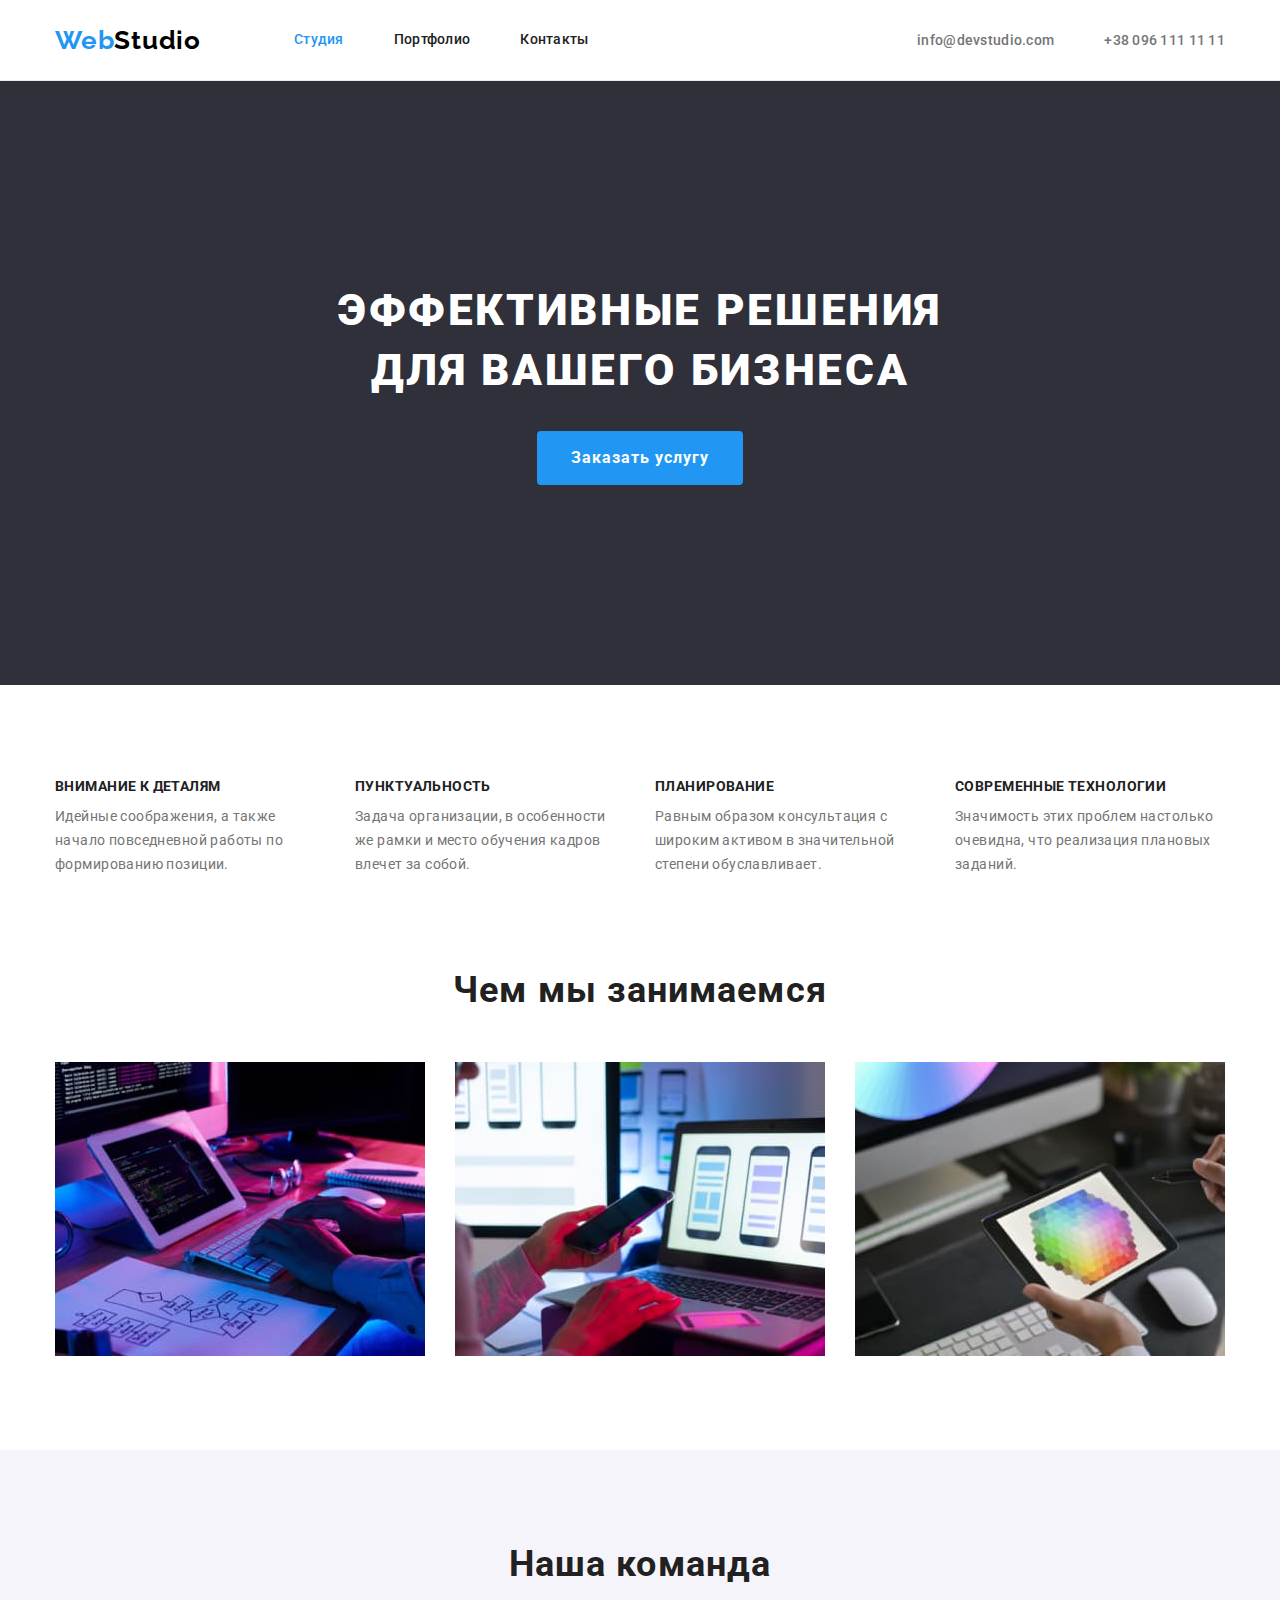
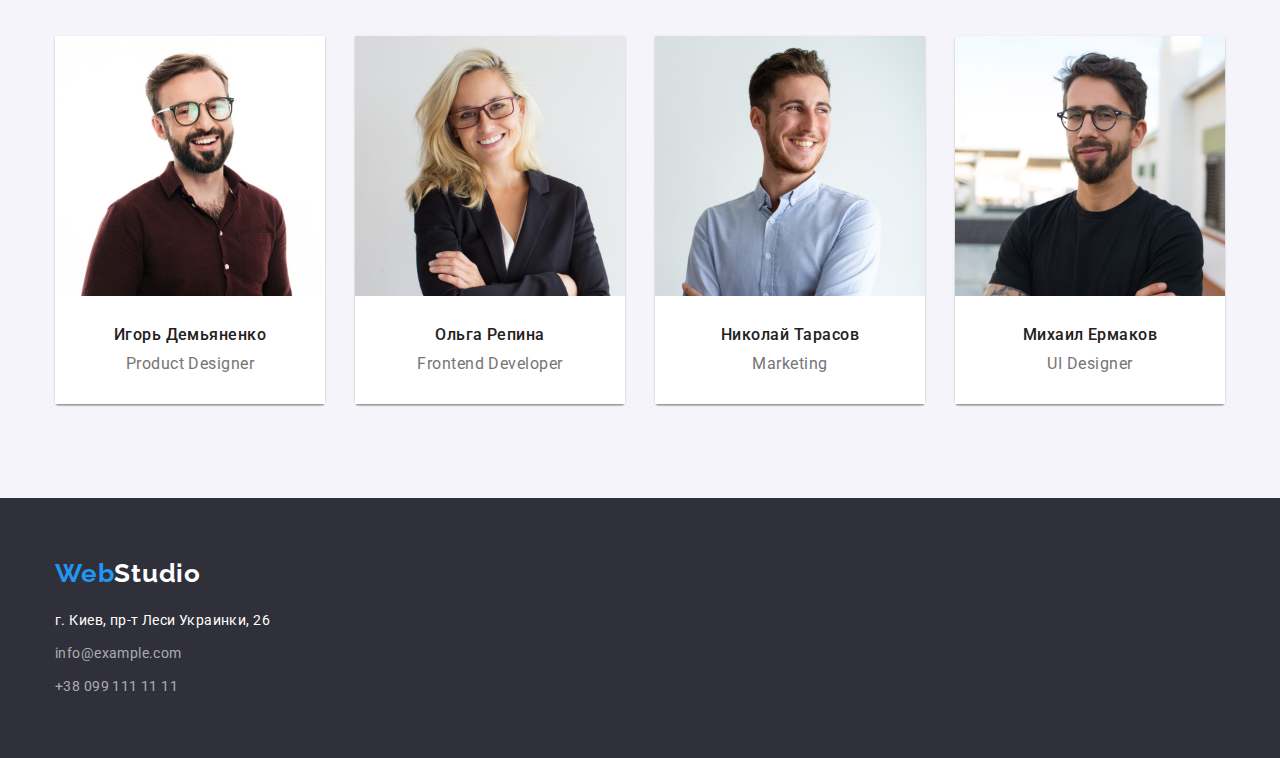
<file: index.html>
<!DOCTYPE html>
<html lang="en">
  <head>
    <meta charset="UTF-8" />
    <meta http-equiv="X-UA-Compatible" content="IE=edge" />
    <meta name="viewport" content="width=device-width, initial-scale=1.0" />
    <title>Web Studio</title>
    <link rel="preconnect" href="https://fonts.googleapis.com" />
    <link rel="preconnect" href="https://fonts.gstatic.com" crossorigin />
    <link
      href="https://fonts.googleapis.com/css2?family=Raleway:wght@700&family=Roboto:wght@400;500;700;900&display=swap"
      rel="stylesheet"
    />
    <link
      rel="stylesheet"
      href="https://cdnjs.cloudflare.com/ajax/libs/modern-normalize/1.1.0/modern-normalize.min.css"
    />
    <link rel="stylesheet" href="./css/style.css" />
  </head>
  <body>
    <header class="header">
      <div class="container">
        <nav class="header-nav">
          <a href=" " class="header-logo link">
            <span class="web">Web</span>Studio
          </a>
          <ul class="header-list list">
            <li class="header-item">
              <a href="" class="header-link link current"> Студия </a>
            </li>
            <li class="header-item">
              <a href="./portfolio.html" class="header-link link">
                Портфолио
              </a>
            </li>
            <li class="header-item">
              <a href="" class="header-link link"> Контакты </a>
            </li>
          </ul>
        </nav>
        <ul class="header-contacts list">
          <li>
            <a href="mailto:info@devstudio.com " class="header-mail link">
              info@devstudio.com
            </a>
          </li>
          <li>
            <a href="tel:+380961111111" class="header-tel link">
              +38 096 111 11 11
            </a>
          </li>
        </ul>
      </div>
    </header>
    <main>
      <section class="hero">
        <div class="container">
          <h1 class="hero-title">Эффективные решения для вашего бизнеса</h1>
          <button type="button" class="hero-btn">Заказать услугу</button>
        </div>
      </section>
      <section class="features">
        <div class="container">
          <h2 class="visually-hidden">Особенности</h2>
          <ul class="features-list list">
            <li class="features-item">
              <h3 class="features-title">Внимание к деталям</h3>
              <p class="features-after-title">
                Идейные соображения, а также начало повседневной работы по
                формированию позиции.
              </p>
            </li>
            <li class="features-item">
              <h3 class="features-title">Пунктуальность</h3>
              <p class="features-after-title">
                Задача организации, в особенности же рамки и место обучения
                кадров влечет за собой.
              </p>
            </li>
            <li class="features-item">
              <h3 class="features-title">Планирование</h3>
              <p class="features-after-title">
                Равным образом консультация с широким активом в значительной
                степени обуславливает.
              </p>
            </li>
            <li class="features-item">
              <h3 class="features-title">Современные технологии</h3>
              <p class="features-after-title">
                Значимость этих проблем настолько очевидна, что реализация
                плановых заданий.
              </p>
            </li>
          </ul>
        </div>
      </section>
      <section class="activities section">
        <div class="container">
          <h2 class="activities-title">Чем мы занимаемся</h2>
          <ul class="activities-list list">
            <li class="activities-item">
              <img src="./images/image-one.jpg" alt="computer" width="370" />
            </li>
            <li class="activities-item">
              <img src="./images/image-two.jpg" alt="laptop" width="370" />
            </li>
            <li class="activities-item">
              <img src="./images/image-three.jpg" alt="tablet" width="370" />
            </li>
          </ul>
        </div>
      </section>
      <section class="team section">
        <div class="container">
          <h2 class="team-title">Наша команда</h2>
          <ul class="team-list list">
            <li class="team-item">
              <img
                src="./images/image-four.jpg"
                alt="Игорь Демьяненко"
                width="270"
                class="team-img"
              />
              <div class="team-box">
                <h3 class="team-name">Игорь Демьяненко</h3>
                <p class="team-text">Product Designer</p>
              </div>
            </li>
            <li class="team-item">
              <img
                src="./images/image-five.jpg"
                alt="Ольга Репина"
                width="270"
                class="team-img"
              />
              <div class="team-box">
                <h3 class="team-name">Ольга Репина</h3>
                <p class="team-text">Frontend Developer</p>
              </div>
            </li>
            <li class="team-item">
              <img
                src="./images/image-six.jpg"
                alt="Николай Тарасов"
                width="270"
                class="team-img"
              />
              <div class="team-box">
                <h3 class="team-name">Николай Тарасов</h3>
                <p class="team-text">Marketing</p>
              </div>
            </li>
            <li class="team-item">
              <img
                src="./images/image-seven.jpg"
                alt="Михаил Ермаков"
                width="270"
                class="team-img"
              />
              <div class="team-box">
                <h3 class="team-name">Михаил Ермаков</h3>
                <p class="team-text">UI Designer</p>
              </div>
            </li>
          </ul>
        </div>
      </section>
    </main>
    <footer class="footer">
      <div class="container">
        <a href="" class="footer-logo link">
          <span class="web">Web</span>Studio
        </a>
        <address class="contacts-address">
          <ul class="footer-list list">
            <li class="footer-item">
              <a
                href="https://goo.gl/maps/imiHuzSXBCJ5eQL1A"
                target="_blank"
                rel="noopener noreferrer"
                class="footer-address link"
              >
                г. Киев, пр-т Леси Украинки, 26
              </a>
            </li>
            <li class="footer-item">
              <a href="mailto:info@example.com" class="footer-mail link">
                info@example.com
              </a>
            </li>
            <li>
              <a href="tel:+380991111111" class="footer-tel link">
                +38 099 111 11 11
              </a>
            </li>
          </ul>
        </address>
      </div>
    </footer>
  </body>
</html>
</file>
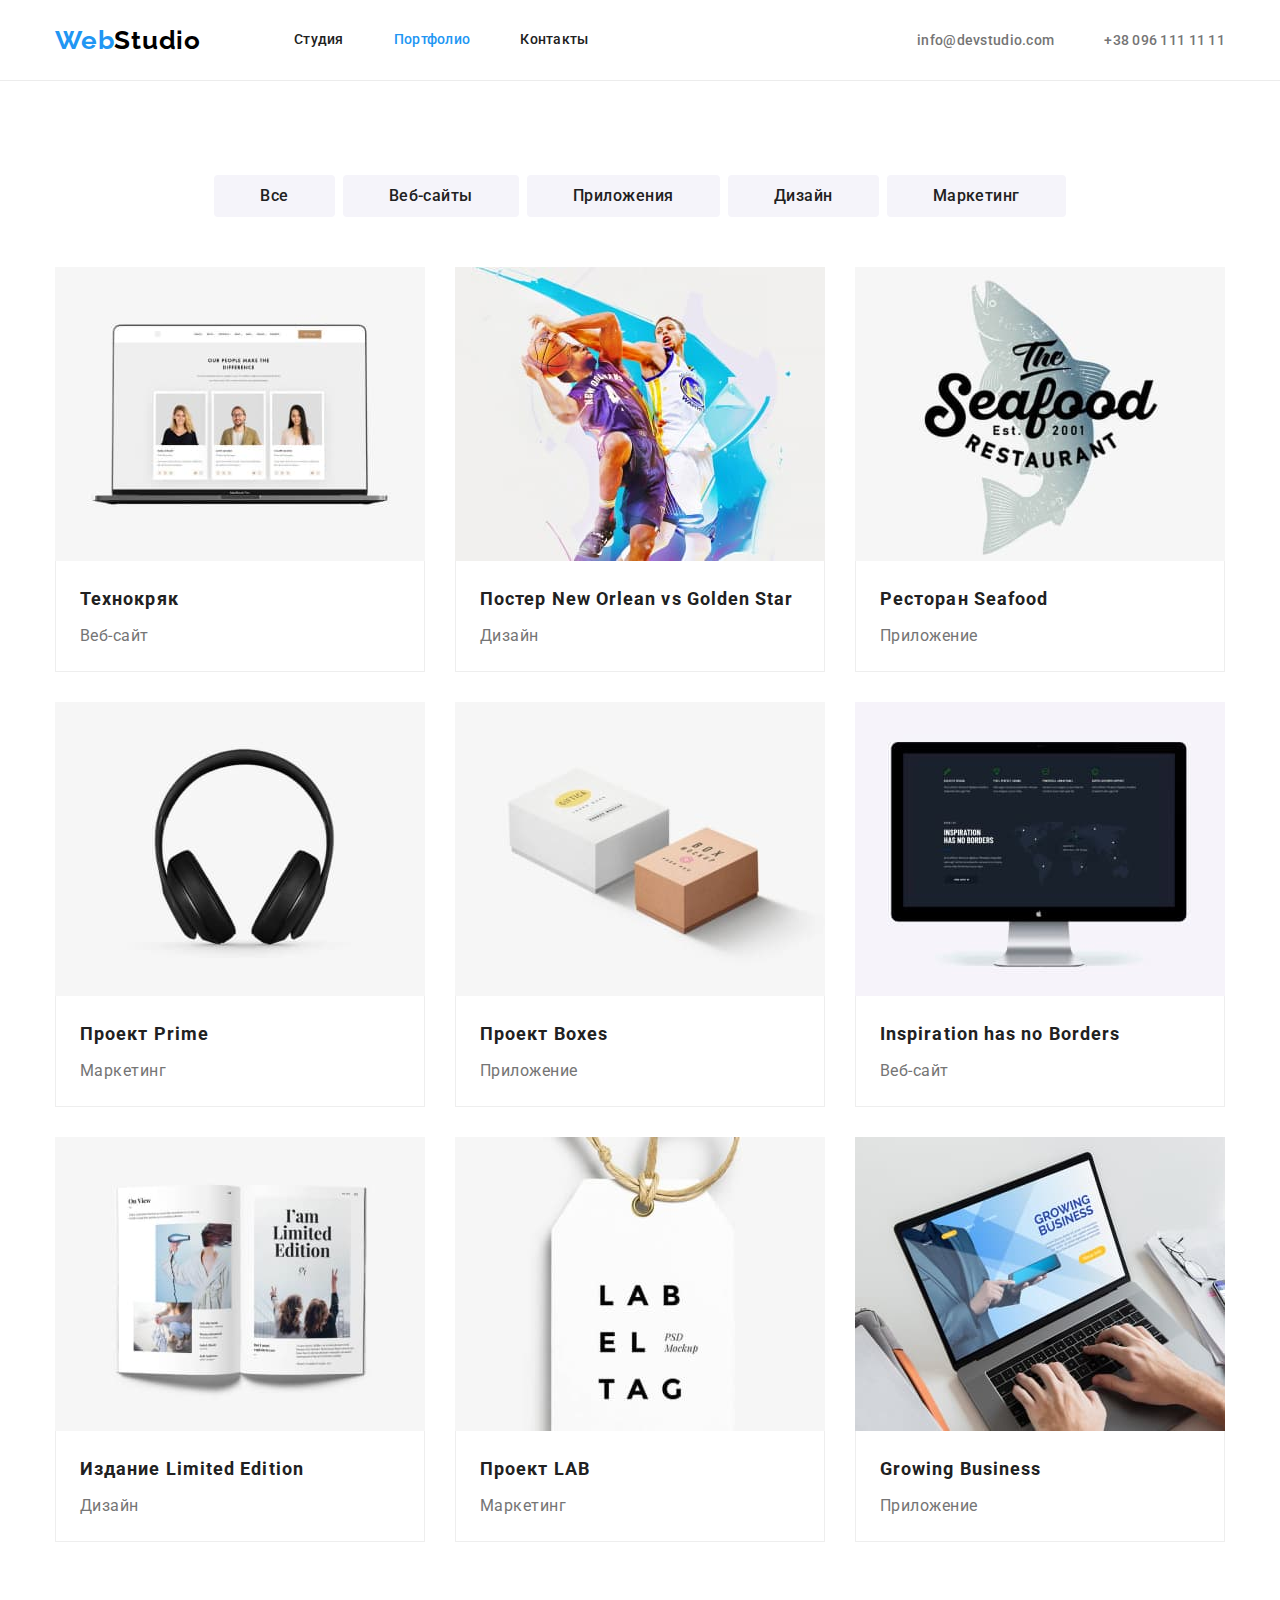
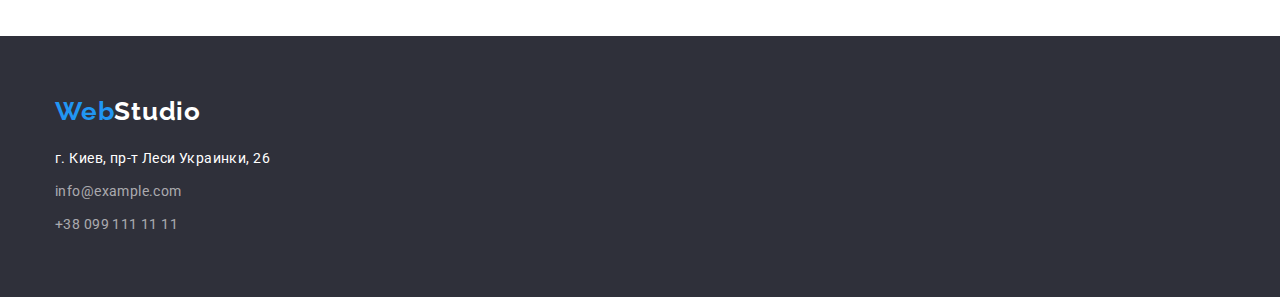
<file: portfolio.html>
<!DOCTYPE html>
<html lang="en">
  <head>
    <meta charset="UTF-8" />
    <meta http-equiv="X-UA-Compatible" content="IE=edge" />
    <meta name="viewport" content="width=device-width, initial-scale=1.0" />
    <title>Web Studio</title>
    <link rel="preconnect" href="https://fonts.googleapis.com" />
    <link rel="preconnect" href="https://fonts.gstatic.com" crossorigin />
    <link
      href="https://fonts.googleapis.com/css2?family=Raleway:wght@700&family=Roboto:wght@400;500;700;900&display=swap"
      rel="stylesheet"
    />
    <link
      rel="stylesheet"
      href="https://cdnjs.cloudflare.com/ajax/libs/modern-normalize/1.1.0/modern-normalize.min.css"
    />
    <link rel="stylesheet" href="./css/style.css" />
  </head>

  <body>
    <header class="header">
      <div class="container">
        <nav class="header-nav">
          <a href=" " class="header-logo link">
            <span class="web">Web</span>Studio
          </a>
          <ul class="header-list list">
            <li class="header-item">
              <a href="./index.html" class="header-link link"> Студия </a>
            </li>
            <li class="header-item">
              <a href="" class="header-link link current"> Портфолио </a>
            </li>
            <li class="header-item">
              <a href="" class="header-link link"> Контакты </a>
            </li>
          </ul>
        </nav>
        <ul class="header-contacts list">
          <li>
            <a href="mailto:info@devstudio.com " class="header-mail link">
              info@devstudio.com
            </a>
          </li>
          <li>
            <a href="tel:+380961111111" class="header-tel link">
              +38 096 111 11 11
            </a>
          </li>
        </ul>
      </div>
    </header>
    <main>
      <section class="portfolio">
        <div class="container">
          <h1 class="visually-hidden">Портфолио</h1>
          <ul class="portfolio-list list">
            <li class="portfolio-item">
              <button type="button" class="portfolio-btn">
                <span class="btn-name">Все</span>
              </button>
            </li>
            <li class="portfolio-item">
              <button type="button" class="portfolio-btn">
                <span class="btn-name"> Веб-сайты </span>
              </button>
            </li>
            <li class="portfolio-item">
              <button type="button" class="portfolio-btn">
                <span class="btn-name"> Приложения </span>
              </button>
            </li>
            <li class="portfolio-item">
              <button type="button" class="portfolio-btn">
                <span class="btn-name">Дизайн </span>
              </button>
            </li>
            <li class="portfolio-item">
              <button type="button" class="portfolio-btn">
                <span class="btn-name"> Маркетинг </span>
              </button>
            </li>
          </ul>
          <h2 class="visually-hidden">Наши работы</h2>
          <ul class="works-list list">
            <li class="works-item">
              <a href="#" target="_blank" class="link">
                <img
                  src="./images/portfolio/img-one.jpg"
                  alt="Технокряк"
                  width="370"
                  class="portfolio-img"
                />
                <div class="work-box">
                  <h3 class="work-title">Технокряк</h3>
                  <p class="work-field">Веб-сайт</p>
                </div>
              </a>
            </li>
            <li>
              <a href="#" target="_blank" class="link">
                <img
                  src="./images/portfolio/img-two.jpg"
                  alt="Постер New Orlean vs Golden Star"
                  width="370"
                  class="portfolio-img"
                />
                <div class="work-box">
                  <h3 class="work-title">Постер New Orlean vs Golden Star</h3>
                  <p class="work-field">Дизайн</p>
                </div>
              </a>
            </li>
            <li>
              <a href="#" target="_blank" class="link">
                <img
                  src="./images/portfolio/img-three.jpg"
                  alt="Ресторан Seafood"
                  width="370"
                  class="portfolio-img"
                />
                <div class="work-box">
                  <h3 class="work-title">Ресторан Seafood</h3>
                  <p class="work-field">Приложение</p>
                </div>
              </a>
            </li>
            <li>
              <a href="#" target="_blank" class="link">
                <img
                  src="./images/portfolio/img-four.jpg"
                  alt="Проект Prime"
                  width="370"
                  class="portfolio-img"
                />
                <div class="work-box">
                  <h3 class="work-title">Проект Prime</h3>
                  <p class="work-field">Маркетинг</p>
                </div>
              </a>
            </li>
            <li>
              <a href="#" target="_blank" class="link">
                <img
                  src="./images/portfolio/img-five.jpg"
                  alt="Проект Boxes"
                  width="370"
                  class="portfolio-img"
                />
                <div class="work-box">
                  <h3 class="work-title">Проект Boxes</h3>
                  <p class="work-field">Приложение</p>
                </div>
              </a>
            </li>
            <li>
              <a href="#" target="_blank" class="link">
                <img
                  src="./images/portfolio/img-six.jpg"
                  alt="Inspiration has no Borders"
                  width="370"
                  class="portfolio-img"
                />
                <div class="work-box">
                  <h3 class="work-title">Inspiration has no Borders</h3>
                  <p class="work-field">Веб-сайт</p>
                </div>
              </a>
            </li>
            <li>
              <a href="#" target="_blank" class="link">
                <img
                  src="./images/portfolio/img-seven.jpg"
                  alt="Издание Limited Edition"
                  width="370"
                  class="portfolio-img"
                />
                <div class="work-box">
                  <h3 class="work-title">Издание Limited Edition</h3>
                  <p class="work-field">Дизайн</p>
                </div>
              </a>
            </li>
            <li>
              <a href="#" target="_blank" class="link">
                <img
                  src="./images/portfolio/img-eight.jpg"
                  alt="Проект LAB"
                  width="370"
                  class="portfolio-img"
                />
                <div class="work-box">
                  <h3 class="work-title">Проект LAB</h3>
                  <p class="work-field">Маркетинг</p>
                </div>
              </a>
            </li>
            <li>
              <a href="#" target="_blank" class="link">
                <img
                  src="./images/portfolio/img-nine.jpg"
                  alt="Growing Business"
                  width="370"
                  class="portfolio-img"
                />
                <div class="work-box">
                  <h3 class="work-title">Growing Business</h3>
                  <p class="work-field">Приложение</p>
                </div>
              </a>
            </li>
          </ul>
        </div>
      </section>
    </main>
    <footer class="footer">
      <div class="container">
        <div class="footer-whole-logo">
          <a href="" class="footer-logo link">
            <span class="web">Web</span>Studio
          </a>
        </div>
        <address class="contacts-address">
          <ul class="footer-list list">
            <li class="footer-item">
              <a
                href="https://goo.gl/maps/imiHuzSXBCJ5eQL1A"
                target="_blank"
                rel="noopener noreferrer"
                class="footer-address link"
              >
                г. Киев, пр-т Леси Украинки, 26
              </a>
            </li>
            <li class="footer-item">
              <a href="mailto:info@example.com" class="footer-mail link">
                info@example.com
              </a>
            </li>
            <li>
              <a href="tel:+380991111111" class="footer-tel link">
                +38 099 111 11 11
              </a>
            </li>
          </ul>
        </address>
      </div>
    </footer>
  </body>
</html>
</file>
<file: css/style.css>
:root {
  --main-color: #212121;
  --secondary-color: #757575;
  --tertiary-color: #ffffff;
  --accent-color: #2196f3;
  --card-set-gap: 30px;
}
p,
h1,
h2,
h3,
h4,
h5,
h6 {
  margin: 0;
}
ul {
  margin: 0;
  padding-left: 0;
}

body {
  font-family: Roboto, sans-serif;
}
.list {
  list-style: none;
}
.link {
  text-decoration: none;
}

.container {
  width: 1200px;
  margin-right: auto;
  margin-left: auto;
  padding-right: 15px;
  padding-left: 15px;
}

.visually-hidden {
  position: absolute;
  white-space: nowrap;
  width: 1px;
  height: 1px;
  overflow: hidden;
  border: 0;
  padding: 0;
  clip: rect(0 0 0 0);
  clip-path: inset(50%);
  margin: -1px;
}
.header {
    border-bottom: 1px solid #ececec;
}
.header-nav,
.header-list,
.header-contacts {
  display: flex;
  align-items: center;
}
.header-list {
  gap: 50px;
}
.header > .container {
  display: flex;
  align-items: center;
}
.header-contacts {
  margin-left: auto;
  display: flex;
  align-items: center;
  gap: 50px;
}
.web {
  font-family: Raleway, sans-serif;
  font-weight: 700;
  font-size: 26px;
  line-height: 1.19;
  letter-spacing: 0.03em;
  color: var(--accent-color);
}
.header-logo {
  font-family: Raleway, sans-serif;
  font-weight: 700;
  font-size: 26px;
  line-height: 1.19;
  letter-spacing: 0.03em;
  color: #000000;
  margin-right: 93px;
}

.header-link {
  font-weight: 500;
  font-size: 14px;
  line-height: 1.14;
  letter-spacing: 0.02em;
  color: var(--main-color);
  display: block;
  padding-top: 32px;
  padding-bottom: 32px;
}
.header-link:hover,
.header-link:focus {
  color: var(--accent-color);
}
.current {
  color: var(--accent-color);
}
.header-mail,
.header-tel {
  font-weight: 500;
  font-size: 14px;
  line-height: 1.14;
  letter-spacing: 0.02em;
  color: var(--secondary-color);
}
.header-mail:hover,
.header-mail:focus,
.header-tel:hover,
.header-tel:focus {
  color: var(--accent-color);
}

.hero {
  background-color: #2f303a;
  padding-top: 200px;
  padding-bottom: 200px;
}

.hero-title {
  font-weight: 900;
  font-size: 44px;
  line-height: 1.36;
  text-align: center;
  letter-spacing: 0.06em;
  text-transform: uppercase;
  color: var(--tertiary-color);
  max-width: 696px;
  margin-bottom: 30px;
  margin-left: auto;
  margin-right: auto;
}
.hero-btn {
  font-family: inherit;
  font-weight: 700;
  font-size: 16px;
  line-height: 1.88;
  align-items: center;
  text-align: center;
  letter-spacing: 0.06em;
  color: var(--tertiary-color);
  background-color: var(--accent-color);
  cursor: pointer;
  padding: 10px 32px;
  border-radius: 4px;
  border-color: transparent;
  display: flex;
  margin-left: auto;
  margin-right: auto;
}

.hero-btn:hover,
.hero-btn:focus {
  background-color: #188ce8;
}
.section {
  padding-top: 94px;
  padding-bottom: 94px;
}
.features {
  padding-top: 94px;
}
.features-list {
  display: flex;
  gap: 30px;
}
.features-item {
  width: 270px;
}
.features-title {
  font-weight: 700;
  font-size: 14px;
  line-height: 1.14;
  letter-spacing: 0.03em;
  text-transform: uppercase;
  color: var(--main-color);
  margin-bottom: 10px;
}
.features-after-title {
  font-size: 14px;
  line-height: 1.71;
  letter-spacing: 0.03em;
  color: var(--secondary-color);
}
img {
  display: block;
}
.activities-title,
.team-title {
  font-weight: 700;
  font-size: 36px;
  line-height: 1.16;
  letter-spacing: 0.03em;
  color: var(--main-color);
  text-align: center;
  margin-left: auto;
  margin-right: auto;
}

.activities-title {
  margin-bottom: 50px;
}
.activities-list {
  display: flex;
  gap: 30px;
}
.team {
  background-color: #f5f4fa;
}
.team-list {
  display: flex;
  gap: 30px;
}
.team-item {
  box-shadow: 0px 1px 3px rgba(0, 0, 0, 0.12), 0px 1px 1px rgba(0, 0, 0, 0.14), 0px 2px 1px rgba(0, 0, 0, 0.2);
    border-radius: 0px 0px 4px 4px;
}
.team-title {
  margin-bottom: 50px;
}
.team-img {
  display: block;
}
.team-box {
  text-align: center;
  padding-top: 30px;
  padding-bottom: 30px;
  background-color: #ffffff;
  
}
.team-name {
  font-weight: 500;
  font-size: 16px;
  line-height: 1.18;
  letter-spacing: 0.03em;
  color: var(--main-color);
  margin-bottom: 10px;
  margin-top: 0px;
}
.team-text {
  font-size: 16px;
  line-height: 1.18;
  letter-spacing: 0.03em;
  color: var(--secondary-color);
}
.footer {
  background-color: #2f303a;
  padding-top: 60px;
  padding-bottom: 60px;
}
.footer-logo {
  font-family: Raleway, sans-serif;
  font-weight: 700;
  font-size: 26px;
  line-height: 1.19;
  letter-spacing: 0.03em;
  color: var(--tertiary-color);
  display: block;
  margin-bottom: 20px;
}
.contacts-address {
  font-style: normal;
}
.footer-address {
  font-size: 14px;
  line-height: 1.71;
  letter-spacing: 0.03em;
  color: var(--tertiary-color);
}

.footer-mail,
.footer-tel {
  font-size: 14px;
  line-height: 1.71;
  letter-spacing: 0.03em;
  color: rgba(255, 255, 255, 0.6);
}
.footer-mail:hover,
.footer-mail:focus,
.footer-tel:hover,
.footer-tel:focus,
.footer-address:hover,
.footer-address:focus {
  color: var(--accent-color);
}
.footer-address, .footer-mail {
  display: block;
  margin-bottom: 9px;
}

/* portfolio main */

.portfolio {
  padding-top: 94px;
  padding-bottom: 94px;
}

.portfolio-list {
  display: flex;
  gap: 8px;
  margin-bottom: 50px;
  margin-right: auto;
  margin-left: auto;
  justify-content: center;
}
.portfolio-btn {
  font-family: inherit;
  font-weight: 500;
  font-size: 16px;
  line-height: 1.62;
  text-align: center;
  letter-spacing: 0.03em;
  color: var(--main-color);
  background-color: #f5f4fa;
  cursor: pointer;
  border-radius: 4px;
  border-color: transparent;
  padding: 6px 22px;
}
.portfolio-btn:hover,
.portfolio-btn:focus {
  color: var(--tertiary-color);
  background-color: #2196f3;
}
.btn-name {
  padding: 6px 22px;
}
.portfolio-img {
  margin-bottom: 20px;
}
.works-list {
  display: flex;
  flex-wrap: wrap;
  gap: 30px;
}
.portfolio-img {
  display: block;
  margin-bottom: 0;
}
.work-box {
  padding: 20px 24px;
  border: 1px solid #eeeeee;
  border-top: 0;
}
.work-title {
  font-weight: 700;
  font-size: 18px;
  line-height: 2;
  letter-spacing: 0.06em;
  color: var(--main-color);
  margin-bottom: 4px;
}
.work-field {
  font-size: 16px;
  line-height: 1.88;
  letter-spacing: 0.03em;
  color: var(--secondary-color);
}
</file>
